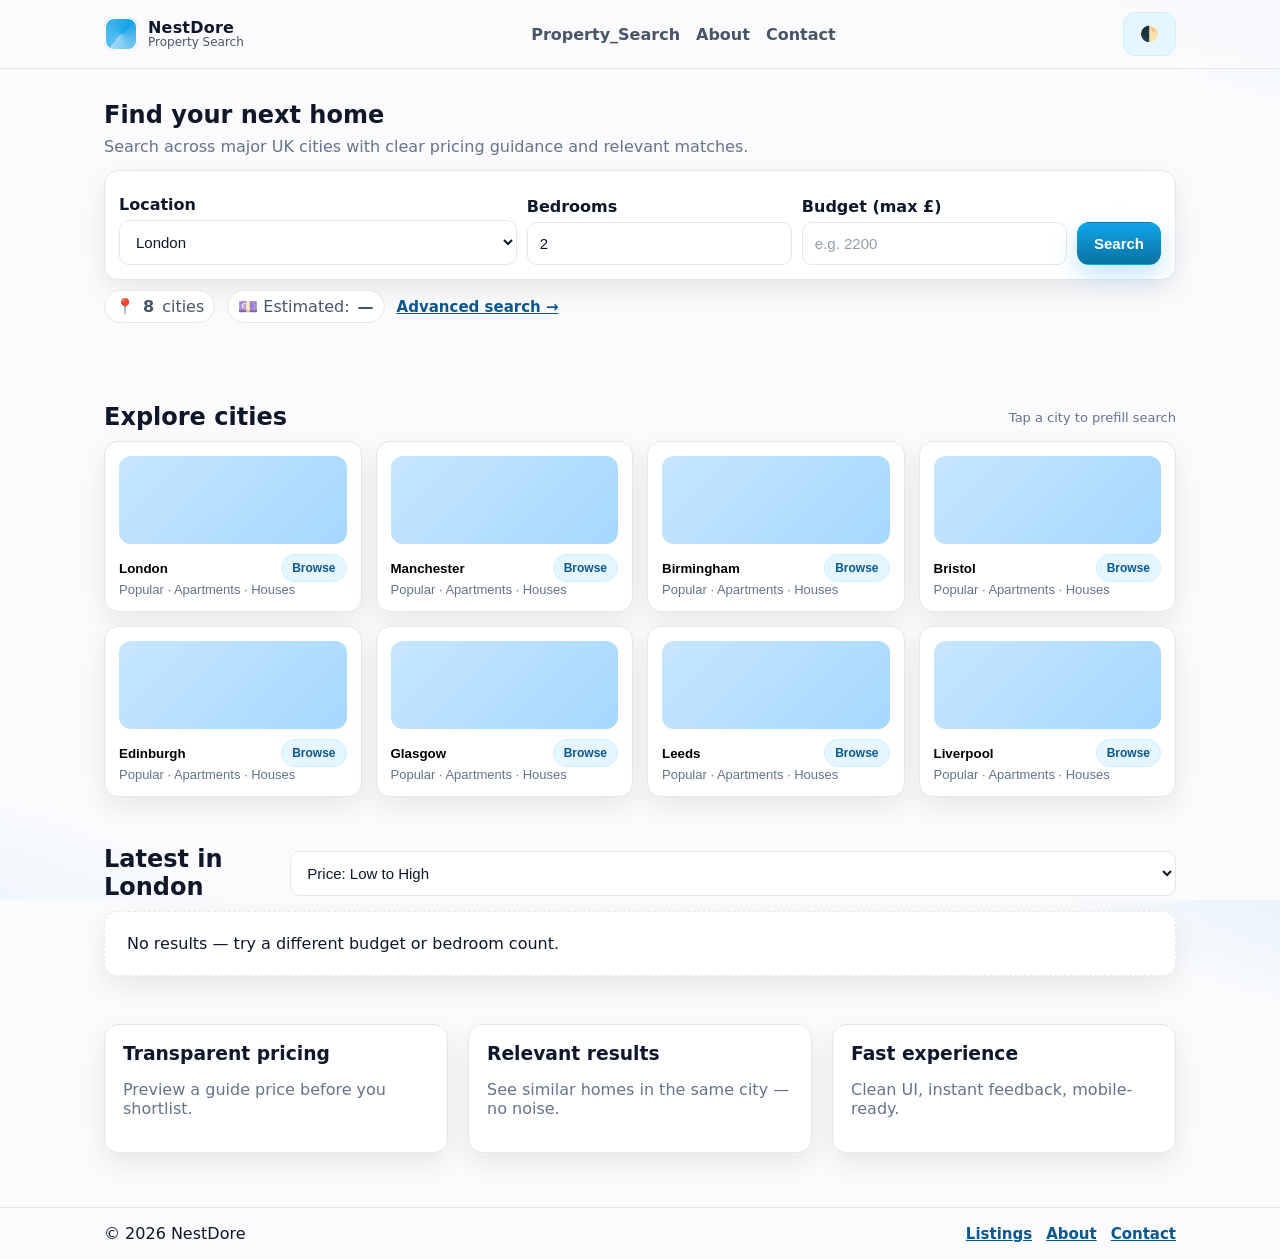
<file: index.html>
<!doctype html>
<html lang="en">
<head>
  <meta charset="utf-8" />
  <title>NestDore — Find your next home</title>
  <meta name="viewport" content="width=device-width, initial-scale=1" />
  <meta name="description" content="Search properties across UK cities with clear pricing and relevant matches." />
  <link rel="stylesheet" href="styles.css" />
  <link rel="icon" href="data:image/svg+xml,%3Csvg xmlns='http://www.w3.org/2000/svg' viewBox='0 0 24 24'%3E%3Cpath fill='%230ea5e9' d='M3 10.5L12 4l9 6.5V20a1 1 0 0 1-1 1h-5v-6H9v6H4a1 1 0 0 1-1-1z'/%3E%3C/svg%3E"/>
  <style>
    /* Page-specific refinements on top of styles.css */
    .hero-wrap{padding:32px 0}
    .search-bar{display:grid;grid-template-columns:1.2fr .8fr .8fr auto;gap:10px;align-items:end;background:var(--surface);border:1px solid var(--border);border-radius:14px;padding:14px;box-shadow:var(--shadow)}
    .meta-row{display:flex;gap:12px;flex-wrap:wrap;margin-top:10px}
    .stat-pill{display:flex;gap:8px;align-items:center;border:1px solid var(--border);background:#fff;border-radius:999px;padding:6px 10px;color:var(--sub)}
    .cities{display:grid;grid-template-columns:repeat(4,1fr);gap:14px}
    .city{background:var(--surface);border:1px solid var(--border);border-radius:14px;padding:14px;box-shadow:var(--shadow);cursor:pointer}
    .city:hover{filter:brightness(1.02)}
    .city .thumb{height:88px;border-radius:12px;background:linear-gradient(135deg,#c7e6ff,#a5d8ff);margin-bottom:10px}
    .section-head{display:flex;align-items:center;justify-content:space-between;margin-bottom:10px}
    .carousel{display:grid;grid-template-columns:repeat(3,1fr);gap:14px}
    .foot-links{display:flex;gap:14px;flex-wrap:wrap}
    @media (max-width:1000px){.search-bar{grid-template-columns:1fr 1fr 1fr auto}.cities{grid-template-columns:repeat(2,1fr)}.carousel{grid-template-columns:1fr}}
  </style>
</head>
<body>
  <!-- Header -->
  <header class="site-header">
    <div class="container nav">
      <a class="brand" href="index.html">
        <span class="logo"></span>
        <span class="brand-text"><strong>NestDore</strong><small>Property Search</small></span>
      </a>
      <nav class="nav-links">
        <a href="listings.html">Property_Search</a>
        <a href="about.html">About</a>
        <a href="contact.html">Contact</a>
      </nav>
      <div class="nav-cta">
        <button id="themeToggle" class="btn ghost" type="button" aria-label="Toggle theme">🌓</button>
      </div>
    </div>
  </header>

  <!-- Hero + Search -->
  <section class="hero-wrap">
    <div class="container">
      <h1 style="margin:0 0 8px">Find your next home</h1>
      <p class="muted" style="margin:0 0 14px">Search across major UK cities with clear pricing guidance and relevant matches.</p>

      <div class="search-bar">
        <div>
          <label>Location</label>
          <select id="qLocation"></select>
        </div>
        <div>
          <label>Bedrooms</label>
          <input id="qBedrooms" type="number" min="0" step="1" value="2" />
        </div>
        <div>
          <label>Budget (max £)</label>
          <input id="qMax" type="number" min="0" step="50" placeholder="e.g. 2200" />
        </div>
        <div>
          <button id="qSearchBtn" class="btn primary">Search</button>
        </div>
      </div>

      <div class="meta-row">
        <span class="stat-pill">📍 <b id="statCities">—</b> cities</span>
        <span class="stat-pill">💷 Estimated: <b id="qEstimate">—</b></span>
        <a class="btn link" href="listings.html">Advanced search →</a>
      </div>
    </div>
  </section>

  <!-- Featured cities -->
  <section class="container section">
    <div class="section-head">
      <h2 style="margin:0">Explore cities</h2>
      <span class="muted small">Tap a city to prefill search</span>
    </div>
    <div id="cityGrid" class="cities">
      <!-- filled by JS -->
    </div>
  </section>

  <!-- Latest in selected city -->
  <section class="container section">
    <div class="section-head">
      <h2 style="margin:0">Latest in <span id="cityTitle">your area</span></h2>
      <select id="sortBy" aria-label="Sort results">
        <option value="price_asc">Price: Low to High</option>
        <option value="price_desc">Price: High to Low</option>
      </select>
    </div>
    <div id="latestSkeleton" class="carousel">
      <div class="prop-card"></div><div class="prop-card"></div><div class="prop-card"></div>
    </div>
    <ol id="latest" class="card-list hidden"></ol>
    <div id="latestEmpty" class="panel hidden" style="border-style:dashed">No results — try a different budget or bedroom count.</div>
  </section>

  <!-- Why NestDore -->
  <section class="container section">
    <div class="grid grid-3">
      <div class="card"><h3>Transparent pricing</h3><p class="muted">Preview a guide price before you shortlist.</p></div>
      <div class="card"><h3>Relevant results</h3><p class="muted">See similar homes in the same city — no noise.</p></div>
      <div class="card"><h3>Fast experience</h3><p class="muted">Clean UI, instant feedback, mobile-ready.</p></div>
    </div>
  </section>

  <!-- Footer -->
  <footer class="site-footer">
    <div class="container footer-row">
      <span>© <span id="year"></span> NestDore</span>
      <div class="foot-links">
        <a class="btn link" href="listings.html">Listings</a>
        <a class="btn link" href="about.html">About</a>
        <a class="btn link" href="contact.html">Contact</a>
      </div>
    </div>
  </footer>

  <!-- App JS -->
  <script>
    const API_BASE = "http://127.0.0.1:8000";
    const $ = (id) => document.getElementById(id);

    // Theme toggle (persists)
    (function(){
      const key="nestdore-theme", root=document.documentElement, btn=document.getElementById("themeToggle");
      const saved=localStorage.getItem(key); const prefersDark=window.matchMedia && window.matchMedia("(prefers-color-scheme: dark)").matches;
      root.setAttribute("data-theme", saved || (prefersDark?"dark":"light"));
      btn?.addEventListener("click", ()=>{const cur=root.getAttribute("data-theme")==="dark"?"dark":"light"; const next=cur==="dark"?"light":"dark"; root.setAttribute("data-theme",next); localStorage.setItem(key,next);});
    })();

    // DOM refs
    const qLocation=$("qLocation"), qBedrooms=$("qBedrooms"), qMax=$("qMax"), qSearchBtn=$("qSearchBtn");
    const qEstimate=$("qEstimate"), statCities=$("statCities"), cityGrid=$("cityGrid");
    const latest=$("latest"), latestSkeleton=$("latestSkeleton"), latestEmpty=$("latestEmpty"), sortByEl=$("sortBy"), cityTitle=$("cityTitle");
    document.getElementById("year").textContent = new Date().getFullYear();

    // Helpers
    const show = el => el.classList.remove("hidden");
    const hide = el => el.classList.add("hidden");
    const clampInt = (v, lo, hi) => Math.max(lo, Math.min(hi, parseInt(v||"0",10)));
    const sortItems = (items, mode) => (mode==="price_desc" ? items.sort((a,b)=>b.price-a.price) : items.sort((a,b)=>a.price-b.price));

    async function loadLocations(){
      try{
        const r = await fetch(`${API_BASE}/api/locations`);
        if(!r.ok) throw new Error("locations");
        const cities = await r.json();
        qLocation.innerHTML = cities.map(c=>`<option>${c}</option>`).join("");
        statCities.textContent = cities.length;

        // Build featured city cards (top 8)
        const picks = cities.slice(0,8);
        cityGrid.innerHTML = picks.map(c=>`
          <button class="city" data-city="${c}">
            <div class="thumb"></div>
            <div class="row"><strong>${c}</strong><span class="pill">Browse</span></div>
            <div class="muted small">Popular · Apartments · Houses</div>
          </button>
        `).join("");

        // Select London by default if present
        const idx = cities.findIndex(c => c.toLowerCase()==="london");
        if(idx>=0) qLocation.selectedIndex = idx;

        // Click city card to prefill & refresh
        cityGrid.querySelectorAll(".city").forEach(btn=>{
          btn.addEventListener("click", ()=>{
            qLocation.value = btn.dataset.city;
            cityTitle.textContent = btn.dataset.city;
            updateEstimateAndLatest().catch(()=>{});
          });
        });

        // Set title
        cityTitle.textContent = qLocation.value || "your area";
      }catch(e){
        // Safe fallback
        const fallback = ["London","Manchester","Birmingham","Bristol","Edinburgh","Glasgow","Leeds","Liverpool"];
        qLocation.innerHTML = fallback.map(c=>`<option>${c}</option>`).join("");
        statCities.textContent = fallback.length;
        cityGrid.innerHTML = fallback.slice(0,8).map(c=>`
          <button class="city" data-city="${c}">
            <div class="thumb"></div>
            <div class="row"><strong>${c}</strong><span class="pill">Browse</span></div>
            <div class="muted small">Popular · Apartments · Houses</div>
          </button>
        `).join("");
        cityGrid.querySelectorAll(".city").forEach(btn=>{
          btn.addEventListener("click", ()=>{
            qLocation.value = btn.dataset.city;
            cityTitle.textContent = btn.dataset.city;
            updateEstimateAndLatest().catch(()=>{});
          });
        });
        cityTitle.textContent = qLocation.value;
        console.warn("Using fallback cities:", e);
      }
    }

    async function predictPrice(bedrooms, location){
      const r = await fetch(`${API_BASE}/api/predict`, {
        method:"POST", headers:{"Content-Type":"application/json"},
        body: JSON.stringify({ bedrooms, location })
      });
      if(!r.ok) throw new Error("predict");
      return r.json();
    }

    async function recommend(bedrooms, location, predicted, k=6, maxPrice=null){
      const payload = { bedrooms, location, predicted_price: predicted, k };
      if(maxPrice) payload.max_price = maxPrice;
      const r = await fetch(`${API_BASE}/api/recommend`, {
        method:"POST", headers:{"Content-Type":"application/json"},
        body: JSON.stringify(payload)
      });
      if(!r.ok) throw new Error("recommend");
      return r.json();
    }

    function renderLatest(items){
      latest.innerHTML = "";
      if(!items || items.length===0){ hide(latest); hide(latestSkeleton); show(latestEmpty); return; }
      hide(latestSkeleton); hide(latestEmpty); show(latest);
      items.forEach(p=>{
        const li = document.createElement("li"); li.className="prop-card";
        li.innerHTML = `
          <div class="prop-thumb"></div>
          <div>
            <div class="row">
              <strong class="prop-title">${p.title}</strong>
              <span class="pill">${p.location}</span>
            </div>
            <div class="prop-meta">
              <span>Bedrooms: <b>${p.bedrooms}</b></span>
              <span>Type: <b>${p.type}</b></span>
              <span>Area: <b>${p.area_m2} m²</b></span>
              <span>Price: <b>£${p.price.toLocaleString()}</b></span>
            </div>
          </div>`;
        latest.appendChild(li);
      });
    }

    async function updateEstimateAndLatest(){
      try{
        hide(latest); show(latestSkeleton); hide(latestEmpty);
        const bedrooms = clampInt(qBedrooms.value, 0, 8);
        const location = qLocation.value;
        const budgetMax = qMax.value ? parseInt(qMax.value,10) : null;

        const est = await predictPrice(bedrooms, location);
        qEstimate.textContent = "£" + Number(est.estimated_price).toLocaleString();

        const rec = await recommend(bedrooms, location, est.estimated_price, 6, budgetMax);
        const mode = sortByEl.value;
        renderLatest(sortItems(rec.items || [], mode));
      }catch(e){
        console.error(e);
        qEstimate.textContent = "—";
        hide(latestSkeleton); hide(latest); show(latestEmpty);
      }
    }

    // Events
    qSearchBtn.addEventListener("click", ()=>{
      const params = new URLSearchParams({
        location: qLocation.value || "",
        bedrooms: qBedrooms.value || "0",
        max: qMax.value || ""
      });
      window.location.href = `listings.html?${params.toString()}`;
    });
    qLocation.addEventListener("change", ()=>{ cityTitle.textContent=qLocation.value; updateEstimateAndLatest().catch(()=>{}); });
    qBedrooms.addEventListener("input", ()=>{ updateEstimateAndLatest().catch(()=>{}); });
    qMax.addEventListener("input", ()=>{ updateEstimateAndLatest().catch(()=>{}); });
    sortByEl.addEventListener("change", ()=>{ // re-sort current items in DOM by requerying with same inputs
      updateEstimateAndLatest().catch(()=>{});
    });

    // Init
    (async function init(){
      await loadLocations();
      await updateEstimateAndLatest();
    })();
  </script>
</body>
</html>
</file>
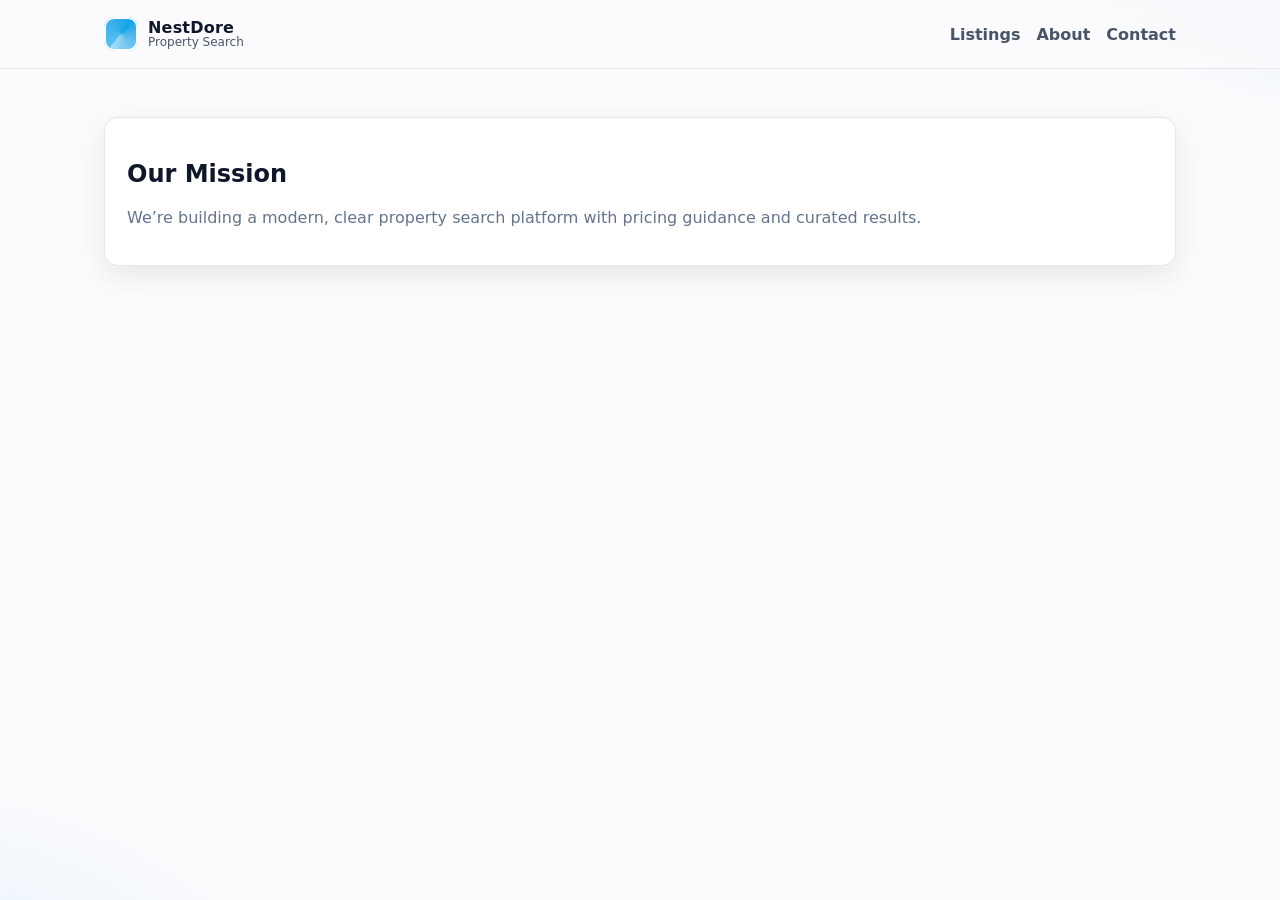
<file: about.html>
<!doctype html>
<html lang="en">
<head>
  <meta charset="utf-8" />
  <title>About — NestDore</title>
  <meta name="viewport" content="width=device-width, initial-scale=1" />
  <link rel="stylesheet" href="styles.css" />
</head>
<body>
  <header class="site-header">
    <div class="container nav">
      <a class="brand" href="index.html"><span class="logo"></span>
        <span class="brand-text"><strong>NestDore</strong><small>Property Search</small></span>
      </a>
      <nav class="nav-links">
        <a href="listings.html">Listings</a>
        <a href="about.html">About</a>
        <a href="contact.html">Contact</a>
      </nav>
    </div>
  </header>
  <main class="container section">
    <div class="panel">
      <h2>Our Mission</h2>
      <p class="muted">We’re building a modern, clear property search platform with pricing guidance and curated results.</p>
    </div>
  </main>
</body>
</html>
</file>
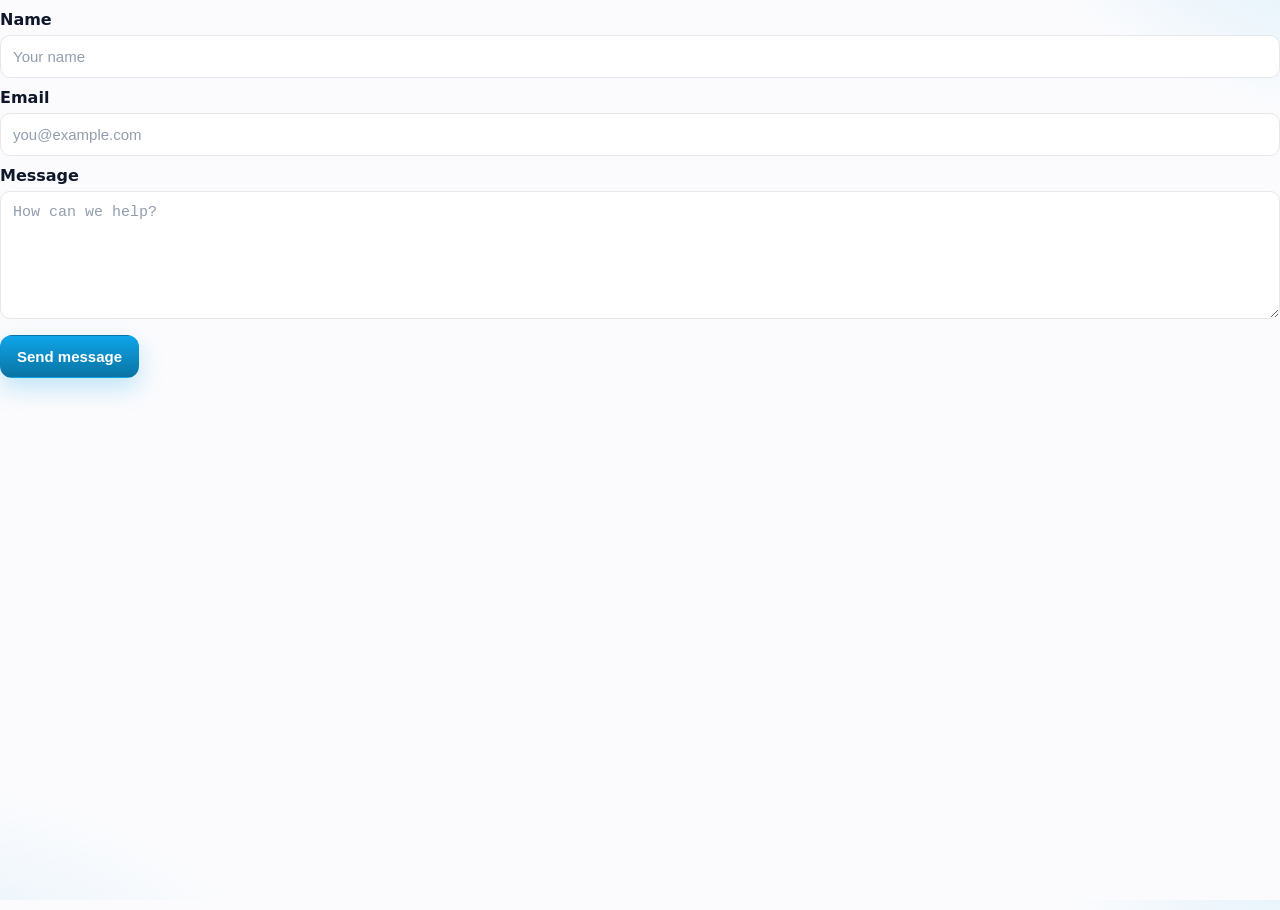
<file: contact.html>
<!doctype html>
<html lang="en">
<head>
  <meta charset="utf-8" />
  <title>Contact — NestDore</title>
  <meta name="viewport" content="width=device-width, initial-scale=1" />
  <link rel="stylesheet" href="styles.css" />
  <form id="contactForm">
  <label>Name</label>
  <input name="name" required placeholder="Your name" />
  <label>Email</label>
  <input type="email" name="email" required placeholder="you@example.com" />
  <label>Message</label>
  <textarea name="message" rows="6" required placeholder="How can we help?"></textarea>
  <div style="margin-top:12px"><button class="btn primary">Send message</button></div>
</form>

<script>
document.getElementById("contactForm").addEventListener("submit", async (e)=>{
  e.preventDefault();
  const formData = new FormData(e.target);
  const res = await fetch("http://127.0.0.1:8000/api/contact", {
    method: "POST", body: formData
  });
  if(res.ok){
    alert("✅ Thanks, we’ll be in touch soon!");
    e.target.reset();
  } else {
    alert("❌ Something went wrong. Try again.");
  }
});
</script>
</file>
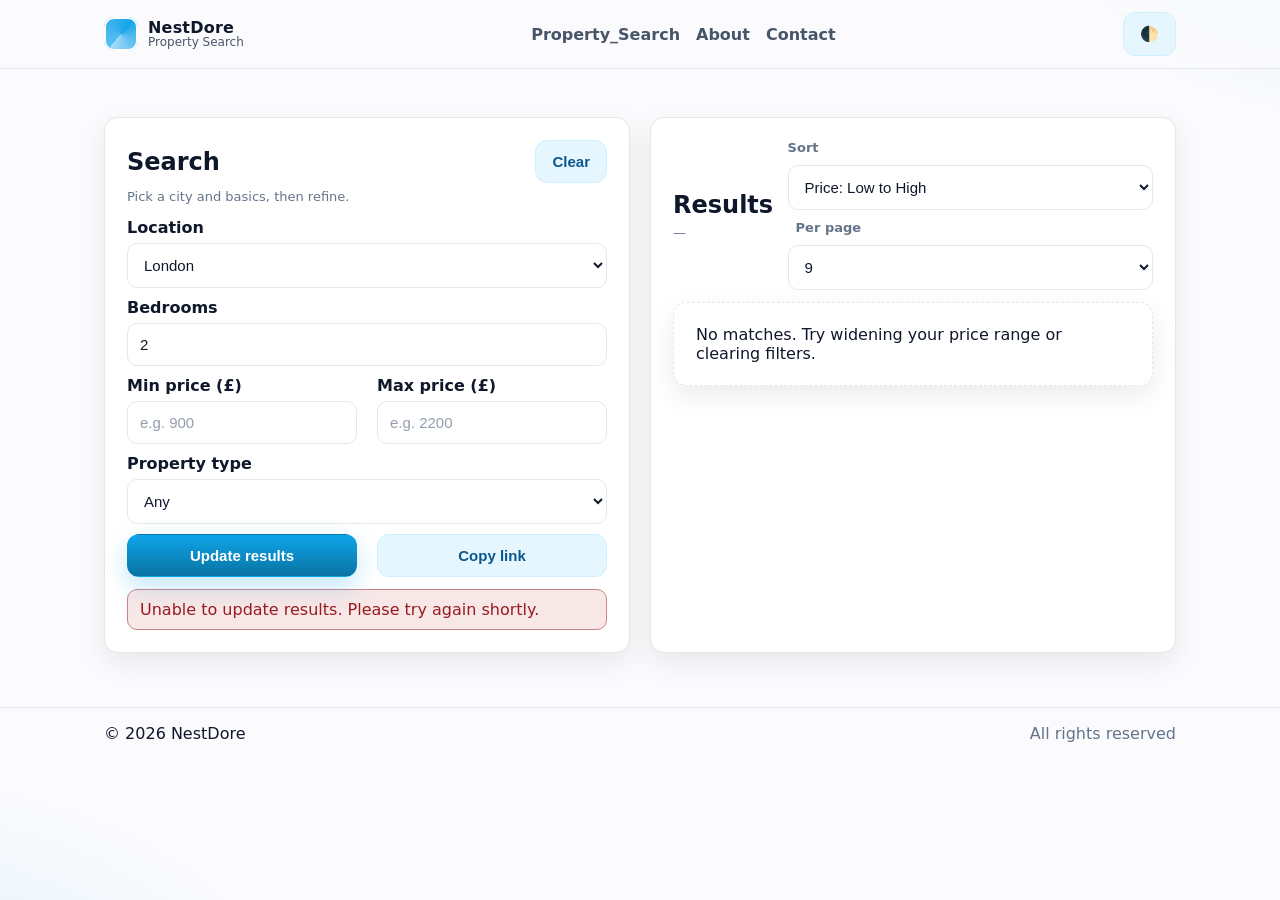
<file: listings.html>
<!doctype html>
<html lang="en">
<head>
  <meta charset="utf-8" />
  <title>Listings — NestDore</title>
  <meta name="viewport" content="width=device-width, initial-scale=1" />
  <meta name="description" content="Browse properties with live price guidance and relevant matches." />
  <link rel="stylesheet" href="styles.css" />
  <link rel="icon" href="data:image/svg+xml,%3Csvg xmlns='http://www.w3.org/2000/svg' viewBox='0 0 24 24'%3E%3Cpath fill='%230ea5e9' d='M3 10.5L12 4l9 6.5V20a1 1 0 0 1-1 1h-5v-6H9v6H4a1 1 0 0 1-1-1z'/%3E%3C/svg%3E"/>
</head>
<body>
  <!-- Header -->
  <header class="site-header">
    <div class="container nav">
      <a class="brand" href="index.html"><span class="logo"></span>
        <span class="brand-text"><strong>NestDore</strong><small>Property Search</small></span>
      </a>
      <nav class="nav-links">
        <a href="listings.html" aria-current="page">Property_Search</a>
        <a href="about.html">About</a>
        <a href="contact.html">Contact</a>
      </nav>
      <div class="nav-cta">
        <button id="themeToggle" class="btn ghost" type="button" aria-label="Toggle theme">🌓</button>
      </div>
    </div>
  </header>

  <!-- Main -->
  <main class="container section">
    <div class="grid grid-2">
      <!-- Filters / Left -->
      <aside class="panel" aria-label="Filters">
        <div class="row" style="margin-bottom:6px">
          <h2 style="margin:0">Search</h2>
          <button id="clearBtn" class="btn ghost" type="button">Clear</button>
        </div>
        <p class="muted small" style="margin:0 0 14px">Pick a city and basics, then refine.</p>

        <label for="location">Location</label>
        <select id="location" name="location"></select>

        <label for="bedrooms">Bedrooms</label>
        <input id="bedrooms" name="bedrooms" type="number" inputmode="numeric" min="0" step="1" value="2" />

        <div class="grid grid-2">
          <div>
            <label for="minPrice">Min price (£)</label>
            <input id="minPrice" name="minPrice" type="number" min="0" step="50" placeholder="e.g. 900" />
          </div>
          <div>
            <label for="maxPrice">Max price (£)</label>
            <input id="maxPrice" name="maxPrice" type="number" min="0" step="50" placeholder="e.g. 2200" />
          </div>
        </div>

        <label for="propType">Property type</label>
        <select id="propType" name="propType">
          <option value="">Any</option>
          <option>Studio</option>
          <option>Apartment</option>
          <option>Flat</option>
          <option>House</option>
          <option>Terrace</option>
          <option>Semi-Detached</option>
          <option>Detached</option>
        </select>

        <div class="grid grid-2" style="margin-top:10px">
          <button id="predictBtn" class="btn primary full">Update results</button>
          <button id="copyLinkBtn" class="btn ghost full" type="button" title="Copy link with filters">Copy link</button>
        </div>

        <div id="predictionBox" class="result-card hidden" aria-live="polite">
          <div class="row">
            <h3 style="margin:0">Estimated monthly price</h3>
            <span class="pill" id="confidencePill">estimate</span>
          </div>
          <p class="pred"><strong id="predOut">£–</strong></p>
          <p class="muted small">Guide price for the selected location and size.</p>
        </div>

        <div id="errorBox" class="alert hidden" role="alert">
          Unable to update results. Please try again shortly.
        </div>
      </aside>

      <!-- Results / Right -->
      <section class="panel" aria-label="Results">
        <div class="row">
          <div>
            <h2 style="margin:0">Results</h2>
            <p id="resultMeta" class="muted small" style="margin:6px 0 0">—</p>
          </div>
          <div class="row" style="gap:10px">
            <label class="small muted" for="sortBy" style="margin:0">Sort</label>
            <select id="sortBy" aria-label="Sort results">
              <option value="price_asc">Price: Low to High</option>
              <option value="price_desc">Price: High to Low</option>
            </select>
            <label class="small muted" for="pageSize" style="margin:0 0 0 8px">Per page</label>
            <select id="pageSize">
              <option>6</option>
              <option selected>9</option>
              <option>12</option>
              <option>18</option>
            </select>
          </div>
        </div>

        <div id="recsSkeleton" class="card-list skeleton" aria-hidden="true">
          <div class="prop-card"></div><div class="prop-card"></div><div class="prop-card"></div>
          <div class="prop-card"></div><div class="prop-card"></div><div class="prop-card"></div>
        </div>

        <ol id="recs" class="card-list hidden"></ol>

        <!-- Pagination -->
        <div id="pager" class="row hidden" style="margin-top:14px">
          <button id="prevBtn" class="btn ghost" type="button">← Prev</button>
          <div class="muted small"><span id="pageInfo">Page 1 of 1</span></div>
          <button id="nextBtn" class="btn ghost" type="button">Next →</button>
        </div>

        <div id="emptyState" class="panel hidden" style="border-style:dashed; margin-top:12px">
          No matches. Try widening your price range or clearing filters.
        </div>
      </section>
    </div>
  </main>

  <!-- Footer -->
  <footer class="site-footer">
    <div class="container footer-row">
      <span>© <span id="year"></span> NestDore</span>
      <span class="muted">All rights reserved</span>
    </div>
  </footer>

  <!-- App JS -->
  <script>
  (function(){
    "use strict";

    const API_BASE = "http://127.0.0.1:8000";
    const $ = id => document.getElementById(id);

    // Theme toggle (persisted)
    (function themeInit(){
      const key="nestdore-theme", root=document.documentElement, btn=$("themeToggle");
      const saved=localStorage.getItem(key);
      const prefersDark=window.matchMedia && window.matchMedia("(prefers-color-scheme: dark)").matches;
      root.setAttribute("data-theme", saved || (prefersDark ? "dark":"light"));
      btn?.addEventListener("click", ()=> {
        const cur=root.getAttribute("data-theme")==="dark"?"dark":"light";
        const next=cur==="dark"?"light":"dark";
        root.setAttribute("data-theme", next);
        localStorage.setItem(key, next);
      });
    })();

    // Refs
    const yearEl = $("year");
    const locationEl = $("location");
    const bedroomsEl = $("bedrooms");
    const minPriceEl = $("minPrice");
    const maxPriceEl = $("maxPrice");
    const propTypeEl = $("propType");
    const predictBtn = $("predictBtn");
    const clearBtn = $("clearBtn");
    const copyLinkBtn = $("copyLinkBtn");
    const predictionBox = $("predictionBox");
    const predOut = $("predOut");
    const recs = $("recs");
    const recsSkeleton = $("recsSkeleton");
    const errorBox = $("errorBox");
    const emptyState = $("emptyState");
    const sortByEl = $("sortBy");
    const pageSizeEl = $("pageSize");
    const pager = $("pager");
    const prevBtn = $("prevBtn");
    const nextBtn = $("nextBtn");
    const pageInfo = $("pageInfo");
    const resultMeta = $("resultMeta");
    yearEl.textContent = new Date().getFullYear();

    // Helpers
    const show = el => el.classList.remove("hidden");
    const hide = el => el.classList.add("hidden");
    const clampInt = (v, lo, hi) => Math.max(lo, Math.min(hi, parseInt(v||"0",10)));
    const debounce = (fn, ms=350) => { let t; return (...args)=>{ clearTimeout(t); t=setTimeout(()=>fn(...args), ms); }; };

    // Local state
    let locationsCache = [];
    let allItems = [];     // full list returned from API (k=60)
    let viewItems = [];    // items after sorting
    let pageIndex = 0;     // current page (0-based)

    // API
    async function apiLocations(){
      const r = await fetch(`${API_BASE}/api/locations`);
      if(!r.ok) throw new Error("locations");
      return r.json();
    }
    async function apiPredict(bedrooms, location){
      const r = await fetch(`${API_BASE}/api/predict`, {
        method:"POST", headers:{"Content-Type":"application/json"},
        body: JSON.stringify({ bedrooms, location })
      });
      if(!r.ok) throw new Error("predict");
      return r.json();
    }
    async function apiRecommend(payload){
      const r = await fetch(`${API_BASE}/api/recommend`, {
        method:"POST", headers:{"Content-Type":"application/json"},
        body: JSON.stringify(payload)
      });
      if(!r.ok) throw new Error("recommend");
      return r.json();
    }

    // URL <-> state
    function readParams(){
      const sp = new URLSearchParams(window.location.search);
      return {
        location: sp.get("location") || null,
        bedrooms: sp.get("bedrooms") ? parseInt(sp.get("bedrooms"),10) : null,
        min:      sp.get("min") ? parseInt(sp.get("min"),10) : null,
        max:      sp.get("max") ? parseInt(sp.get("max"),10) : null,
        type:     sp.get("type") || "",
        sort:     sp.get("sort") || "price_asc",
        size:     sp.get("size") ? parseInt(sp.get("size"),10) : 9,
        page:     sp.get("page") ? parseInt(sp.get("page"),10) : 1
      };
    }
    function writeParams(state){
      const sp = new URLSearchParams();
      if(state.location) sp.set("location", state.location);
      if(Number.isFinite(state.bedrooms)) sp.set("bedrooms", String(state.bedrooms));
      if(Number.isFinite(state.min)) sp.set("min", String(state.min));
      if(Number.isFinite(state.max)) sp.set("max", String(state.max));
      if(state.type) sp.set("type", state.type);
      if(state.sort) sp.set("sort", state.sort);
      if(state.size) sp.set("size", String(state.size));
      sp.set("page", String(state.page || 1));
      const newUrl = `${location.pathname}?${sp.toString()}`;
      history.replaceState(null, "", newUrl);
    }

    // UI binding
    function applyParamsToControls(p){
      if(p.location) {
        // set once locations are loaded
        locationEl.dataset.prefill = p.location;
      }
      if(Number.isFinite(p.bedrooms)) bedroomsEl.value = p.bedrooms;
      if(Number.isFinite(p.min)) minPriceEl.value = p.min;
      if(Number.isFinite(p.max)) maxPriceEl.value = p.max;
      if(p.type) propTypeEl.value = p.type;
      sortByEl.value = p.sort || "price_asc";
      pageSizeEl.value = String(p.size || 9);
      pageIndex = Math.max(0, (p.page||1)-1);
    }

    function controlsToState(){
      return {
        location: locationEl.value || null,
        bedrooms: clampInt(bedroomsEl.value, 0, 12),
        min: minPriceEl.value ? parseInt(minPriceEl.value,10) : null,
        max: maxPriceEl.value ? parseInt(maxPriceEl.value,10) : null,
        type: propTypeEl.value || "",
        sort: sortByEl.value,
        size: parseInt(pageSizeEl.value,10) || 9,
        page: pageIndex + 1
      };
    }

    // Rendering
    function sortItems(items, mode){
      const arr = [...items];
      if(mode === "price_desc") return arr.sort((a,b)=>b.price-a.price);
      return arr.sort((a,b)=>a.price-b.price); // price_asc default
    }

    function renderList(){
      const state = controlsToState();
      // sort and paginate
      viewItems = sortItems(allItems, state.sort);
      const total = viewItems.length;
      const size = state.size;
      const pages = Math.max(1, Math.ceil(total / size));
      pageIndex = Math.min(pageIndex, pages - 1); // clamp

      const start = pageIndex * size;
      const end = start + size;
      const slice = viewItems.slice(start, end);

      recs.innerHTML = "";
      if(slice.length === 0){
        hide(recs); hide(recsSkeleton); show(emptyState); hide(pager);
      } else {
        slice.forEach(p=>{
          const li = document.createElement("li"); li.className = "prop-card";
          li.innerHTML = `
            <div class="prop-thumb"></div>
            <div>
              <div class="row">
                <strong class="prop-title">${p.title}</strong>
                <span class="pill">${p.location}</span>
              </div>
              <div class="prop-meta">
                <span>Bedrooms: <b>${p.bedrooms}</b></span>
                <span>Type: <b>${p.type}</b></span>
                <span>Area: <b>${p.area_m2} m²</b></span>
                <span>Price: <b>£${p.price.toLocaleString()}</b></span>
              </div>
            </div>`;
          recs.appendChild(li);
        });
        hide(recsSkeleton); hide(emptyState); show(recs);
        // pager
        show(pager);
        pageInfo.textContent = `Page ${pageIndex+1} of ${pages}`;
        prevBtn.disabled = pageIndex === 0;
        nextBtn.disabled = pageIndex >= pages-1;
      }

      // meta
      resultMeta.textContent = `${total} result${total!==1?'s':''} in ${state.location || '…'}`;
      // keep URL in sync
      writeParams(controlsToState());
    }

    // Fetch flow
    function startLoading(){
      hide(recs); show(recsSkeleton); hide(emptyState); hide(errorBox);
      predictBtn.disabled = true; predictBtn.textContent = "Updating…";
    }
    function stopLoading(){
      predictBtn.disabled = false; predictBtn.textContent = "Update results";
    }

    async function fetchAndRender(){
      try{
        startLoading();
        const st = controlsToState();
        // 1) Prediction
        const pred = await apiPredict(st.bedrooms, st.location);
        predOut.textContent = "£" + Number(pred.estimated_price).toLocaleString();
        show(predictionBox);

        // 2) Recommendations (ask for a generous batch; paginate client-side)
        const payload = {
          bedrooms: st.bedrooms,
          location: st.location,
          predicted_price: pred.estimated_price,
          min_price: st.min,
          max_price: st.max,
          property_type: st.type || null,
          k: 60
        };
        const rec = await apiRecommend(payload);
        allItems = Array.isArray(rec.items) ? rec.items : [];

        // reset to first page on fresh fetch
        pageIndex = 0;
        renderList();
      }catch(e){
        console.error(e);
        hide(recsSkeleton); hide(recs); show(emptyState);
        show(errorBox);
      }finally{
        stopLoading();
      }
    }

    // Locations
    async function populateLocations(){
      try{
        locationsCache = await apiLocations();
        locationEl.innerHTML = locationsCache.map(c=>`<option>${c}</option>`).join("");
        // apply prefill from URL (if any)
        const want = locationEl.dataset.prefill;
        if(want){
          for(let i=0;i<locationEl.options.length;i++){
            if(locationEl.options[i].value.toLowerCase() === want.toLowerCase()){
              locationEl.selectedIndex = i; break;
            }
          }
        }else{
          const idx = locationsCache.findIndex(c => c.toLowerCase()==="london");
          if(idx>=0) locationEl.selectedIndex = idx;
        }
      }catch(e){
        console.warn("Using fallback locations:", e);
        const fallback = ["London","Manchester","Birmingham","Bristol","Edinburgh","Glasgow","Leeds","Liverpool"];
        locationEl.innerHTML = fallback.map(c=>`<option>${c}</option>`).join("");
      }
    }

    // Events
    predictBtn.addEventListener("click", fetchAndRender);
    clearBtn.addEventListener("click", ()=>{
      minPriceEl.value = ""; maxPriceEl.value = ""; propTypeEl.value = "";
      bedroomsEl.value = 2;
      pageIndex = 0;
      fetchAndRender();
    });
    copyLinkBtn.addEventListener("click", async ()=>{
      writeParams(controlsToState());
      try{
        await navigator.clipboard.writeText(window.location.href);
        copyLinkBtn.textContent = "Copied!";
        setTimeout(()=>copyLinkBtn.textContent="Copy link", 900);
      }catch{
        copyLinkBtn.textContent = "Copy failed";
        setTimeout(()=>copyLinkBtn.textContent="Copy link", 1200);
      }
    });

    // Debounce inputs so customers can type freely
    const debouncedUpdate = debounce(()=>{ pageIndex=0; fetchAndRender(); }, 400);
    [bedroomsEl, minPriceEl, maxPriceEl, propTypeEl].forEach(el=>{
      el.addEventListener("input", debouncedUpdate);
    });
    locationEl.addEventListener("change", ()=>{ pageIndex=0; fetchAndRender(); });
    sortByEl.addEventListener("change", ()=> renderList());
    pageSizeEl.addEventListener("change", ()=>{ pageIndex=0; renderList(); });

    prevBtn.addEventListener("click", ()=>{ if(pageIndex>0){ pageIndex--; renderList(); } });
    nextBtn.addEventListener("click", ()=>{ pageIndex++; renderList(); });

    // Init
    (async function init(){
      const params = readParams();
      applyParamsToControls(params);
      await populateLocations();
      // if URL didn't specify location, make sure we have a default before proceeding
      if(!params.location) writeParams(controlsToState());
      await fetchAndRender();
    })();

  })();
  </script>
</body>
</html>
</file>
<file: styles.css>
/* =========================================================
   NESTDORE — Global Styles (Light + Dark)
   - Design tokens (CSS variables)
   - Layout & typography
   - Header / Nav
   - Buttons
   - Cards / Panels
   - Forms
   - Home components: hero search, featured cities, carousel
   - Listings components: property cards
   - Utilities (grid, pills, skeletons, helpers)
   - Footer
   ========================================================= */

/* -------------------- Theme Tokens -------------------- */

/* Daylight (Light) */
:root {
  --bg: #fbfbfd;
  --surface: #ffffff;
  --ink: #0f172a;
  --sub: #475569;
  --muted: #64748b;
  --border: #e5e7eb;
  --brand: #0ea5e9;     /* Sky */
  --brand-ink: #0b5790; /* Deep Sky */
  --good: #16a34a;
  --warn: #d97706;
  --bad: #b91c1c;
  --shadow: 0 10px 28px rgba(2, 6, 23, 0.08);
  --radius: 14px;

  /* Surfaces */
  --chip-bg: #e6f6ff;
  --chip-br: #cdefff;
  --code-bg: #0b132408;
}

/* Night (Dark) */
:root[data-theme="dark"] {
  --bg: #0b1020;
  --surface: #0f172a;
  --ink: #e6edf6;
  --sub: #cbd5e1;
  --muted: #94a3b8;
  --border: #1f2a44;
  --brand: #22c55e;     /* Emerald */
  --brand-ink: #b7ffd1;
  --good: #22c55e;
  --warn: #f59e0b;
  --bad: #ef4444;
  --shadow: 0 16px 40px rgba(2, 6, 23, 0.35);

  --chip-bg: #0b1324;
  --chip-br: #19243e;
  --code-bg: #0b1324;
}

/* -------------------- Global Base -------------------- */

* { box-sizing: border-box; }
html, body { height: 100%; }
html { scroll-behavior: smooth; }
body {
  margin: 0;
  color: var(--ink);
  background:
    radial-gradient(900px 580px at 110% -15%, color-mix(in srgb, var(--brand) 20%, transparent), transparent 45%),
    radial-gradient(820px 560px at -10% 120%, color-mix(in srgb, var(--brand) 14%, transparent), transparent 55%),
    var(--bg);
  font-family: ui-sans-serif, system-ui, -apple-system, "Segoe UI", Roboto, Arial, "Helvetica Neue", "Noto Sans", sans-serif;
  -webkit-font-smoothing: antialiased; -moz-osx-font-smoothing: grayscale;
}

img { max-width: 100%; display: block; }
a { color: inherit; }
a:focus-visible, button:focus-visible, input:focus-visible, select:focus-visible, textarea:focus-visible {
  outline: 3px solid color-mix(in srgb, var(--brand) 55%, transparent);
  outline-offset: 2px;
  border-radius: 10px;
}

/* Scrollbar (subtle) */
* { scrollbar-width: thin; scrollbar-color: var(--border) transparent; }
*::-webkit-scrollbar { height: 10px; width: 10px; }
*::-webkit-scrollbar-thumb { background: var(--border); border-radius: 999px; }
*::-webkit-scrollbar-track { background: transparent; }

/* -------------------- Layout -------------------- */

.container { max-width: 1120px; margin: 0 auto; padding: 0 24px; }
.section { margin: 48px auto; }
.grid { display: grid; gap: 20px; }
.grid-2 { grid-template-columns: 1fr 1fr; }
.grid-3 { grid-template-columns: repeat(3, 1fr); }

@media (max-width: 900px) {
  .grid-2, .grid-3 { grid-template-columns: 1fr; }
}

/* -------------------- Header / Nav -------------------- */

.site-header {
  position: sticky; top: 0; z-index: 10;
  backdrop-filter: blur(8px);
  background: color-mix(in srgb, var(--bg) 85%, transparent);
  border-bottom: 1px solid var(--border);
}
.nav { height: 68px; display: flex; align-items: center; justify-content: space-between; }
.brand { display: flex; align-items: center; gap: 10px; text-decoration: none; color: var(--ink); }
.logo {
  width: 34px; height: 34px; border-radius: 10px;
  background: conic-gradient(from 220deg, color-mix(in srgb, var(--brand) 70%, #fff), var(--brand), color-mix(in srgb, var(--brand) 40%, #fff));
  box-shadow: 0 0 0 2px color-mix(in srgb, var(--bg) 70%, #fff) inset;
}
.brand-text { display: flex; flex-direction: column; line-height: 1; }
.brand-text strong { letter-spacing: .2px; }
.brand-text small { color: var(--sub); font-size: 12px; }

.nav-links { display: flex; gap: 16px; }
.nav-links a { color: var(--sub); text-decoration: none; font-weight: 600; }
.nav-links a:hover { color: var(--ink); }

@media (max-width: 820px) {
  .nav-links { display: none; }
}

/* -------------------- Buttons -------------------- */

.btn {
  appearance: none;
  padding: 12px 16px;
  font-size: 15px; font-weight: 700;
  border-radius: 12px; border: 1px solid transparent;
  cursor: pointer;
  transition: transform .06s, box-shadow .2s, filter .2s, background .2s, border-color .2s;
  display: inline-flex; align-items: center; justify-content: center; gap: 8px;
}
.btn.primary {
  color: #ffffff;
  background: linear-gradient(180deg, var(--brand), color-mix(in srgb, var(--brand) 70%, #000));
  box-shadow: 0 10px 24px color-mix(in srgb, var(--brand) 25%, transparent);
}
.btn.primary:hover { filter: brightness(1.02); }
.btn.primary:active { transform: translateY(1px); }

.btn.ghost {
  color: var(--brand-ink);
  background: var(--chip-bg);
  border: 1px solid var(--chip-br);
}
.btn.link { background: transparent; border: 0; color: var(--brand-ink); padding: 0; }
.btn.full { width: 100%; }

/* -------------------- Cards / Panels -------------------- */

.panel,
.card {
  background: var(--surface);
  border: 1px solid var(--border);
  border-radius: var(--radius);
  box-shadow: var(--shadow);
}
.panel { padding: 22px; }
.card { padding: 18px; }
.card h3 { margin: 0 0 10px; }

/* -------------------- Forms -------------------- */

label { display: block; font-weight: 600; margin: 10px 0 6px; }
input, select, textarea {
  width: 100%; padding: 12px; font-size: 15px;
  border: 1px solid var(--border); border-radius: 10px; outline: none;
  background: #fff; color: var(--ink);
  transition: border-color .2s, box-shadow .2s, background .2s;
}
:root[data-theme="dark"] input,
:root[data-theme="dark"] select,
:root[data-theme="dark"] textarea {
  background: #0b1324;
  color: var(--ink);
}
input:focus, select:focus, textarea:focus {
  border-color: color-mix(in srgb, var(--brand) 60%, var(--border));
  box-shadow: 0 0 0 5px color-mix(in srgb, var(--brand) 14%, transparent);
}
input::placeholder, textarea::placeholder { color: color-mix(in srgb, var(--muted) 70%, transparent); }

/* Inline code blocks if you use them */
code, pre {
  font-family: ui-monospace, SFMono-Regular, Menlo, Monaco, Consolas, "Liberation Mono", monospace;
  background: var(--code-bg);
  border: 1px solid var(--border);
  border-radius: 10px;
}
code { padding: 2px 6px; }
pre { padding: 12px; overflow: auto; }

/* -------------------- Home: Hero Search -------------------- */

.hero { padding: 36px 0; }
.hero-grid { display: grid; grid-template-columns: 1.15fr 1fr; gap: 28px; align-items: center; }
@media (max-width: 980px) { .hero-grid { grid-template-columns: 1fr; } }
.hero h1 { margin: 0 0 8px; font-size: 38px; letter-spacing: -0.02em; }
.hero p { margin: 0 0 18px; color: var(--sub); font-size: 18px; }

.search-bar {
  display: grid;
  grid-template-columns: 1.2fr .8fr .8fr auto;
  gap: 10px; align-items: end;
  background: var(--surface); border: 1px solid var(--border);
  border-radius: 14px; padding: 14px; box-shadow: var(--shadow);
}
@media (max-width: 1000px) { .search-bar { grid-template-columns: 1fr 1fr 1fr auto; } }
@media (max-width: 680px)  { .search-bar { grid-template-columns: 1fr; } }

.meta-row { display: flex; gap: 12px; flex-wrap: wrap; margin-top: 10px; }
.stat-pill {
  display: inline-flex; align-items: center; gap: 8px;
  border: 1px solid var(--border); background: var(--surface);
  border-radius: 999px; padding: 6px 10px; color: var(--sub);
}

/* -------------------- Home: Featured Cities -------------------- */

.cities {
  display: grid; grid-template-columns: repeat(4, 1fr);
  gap: 14px;
}
@media (max-width: 1000px) { .cities { grid-template-columns: repeat(2, 1fr); } }
.city {
  background: var(--surface); border: 1px solid var(--border);
  border-radius: 14px; padding: 14px; box-shadow: var(--shadow);
  cursor: pointer; text-align: left;
  transition: transform .06s, filter .2s, border-color .2s;
}
.city:hover { filter: brightness(1.02); transform: translateY(-1px); }
.city .thumb {
  height: 88px; border-radius: 12px; margin-bottom: 10px;
  background: linear-gradient(135deg, #c7e6ff, #a5d8ff);
}
:root[data-theme="dark"] .city .thumb {
  background: linear-gradient(135deg, #172554, #0e7490);
}

/* -------------------- Home: Latest Carousel -------------------- */

.section-head { display: flex; align-items: center; justify-content: space-between; margin-bottom: 10px; }
.carousel { display: grid; grid-template-columns: repeat(3, 1fr); gap: 14px; }

/* Reuse property cards for carousel items */
.card-list { list-style: none; padding: 0; margin: 0; display: grid; gap: 12px; }
.prop-card {
  display: grid; grid-template-columns: 120px 1fr; gap: 14px;
  padding: 12px; border: 1px solid var(--border);
  border-radius: 12px; background: var(--surface);
}
.prop-thumb {
  width: 100%; height: 84px; border-radius: 10px;
  background: linear-gradient(135deg, #e2f3ff, #cdeaff);
}
:root[data-theme="dark"] .prop-thumb {
  background: linear-gradient(135deg, #172554, #0e7490);
}
.prop-top { display: flex; align-items: center; justify-content: space-between; gap: 8px; flex-wrap: wrap; }
.prop-title { font-size: 16px; }
.prop-meta { display: flex; gap: 18px; margin-top: 6px; color: var(--ink); opacity: .9; flex-wrap: wrap; }

/* -------------------- Listings: Result Summary -------------------- */

.result-card {
  margin-top: 16px; padding: 14px;
  border: 1px dashed var(--border);
  border-radius: 12px; background: var(--surface);
}
.result-card .pred strong { font-size: 28px; }

/* -------------------- Footer -------------------- */

.site-footer {
  margin-top: 54px; padding: 16px 0;
  border-top: 1px solid var(--border);
  background: color-mix(in srgb, var(--bg) 90%, transparent);
}
.footer-row { display: flex; align-items: center; justify-content: space-between; }
.foot-links { display: flex; gap: 14px; flex-wrap: wrap; }

/* -------------------- Utilities -------------------- */

.pill {
  display: inline-block; padding: 6px 10px; border-radius: 999px;
  background: var(--chip-bg); border: 1px solid var(--chip-br);
  color: var(--brand-ink); font-size: 12px; font-weight: 700;
}
.muted { color: var(--muted); }
.small { font-size: 13px; }
.row { display: flex; align-items: center; justify-content: space-between; gap: 8px; flex-wrap: wrap; }
.hidden { display: none !important; }

/* Skeleton loaders */
.skeleton .prop-card,
.skeleton-block {
  background: linear-gradient(90deg, #f3f7fb, #eaf1f7, #f3f7fb);
  background-size: 200% 100%;
  animation: shimmer 1.3s infinite;
  border: 1px solid var(--border);
  border-radius: 12px;
  height: 86px;
}
@keyframes shimmer { 0% { background-position: 200% 0 } 100% { background-position: -200% 0 } }

/* Alerts */
.alert {
  margin-top: 12px; padding: 10px 12px; border-radius: 10px;
  border: 1px solid color-mix(in srgb, var(--bad) 50%, var(--border));
  color: color-mix(in srgb, var(--bad) 80%, var(--ink));
  background: color-mix(in srgb, var(--bad) 10%, transparent);
}

/* Micro animations */
@media (prefers-reduced-motion: no-preference) {
  .btn, .city, .prop-card { transition: transform .08s, filter .2s, box-shadow .2s; }
  .city:active, .prop-card:active { transform: translateY(1px); }
}

/* Print (tidy) */
@media print {
  .site-header, .site-footer, .btn, .nav, .hero, .search-bar { display: none !important; }
  .panel, .card, .prop-card { box-shadow: none !important; border-color: #ccc !important; }
}
</file>
